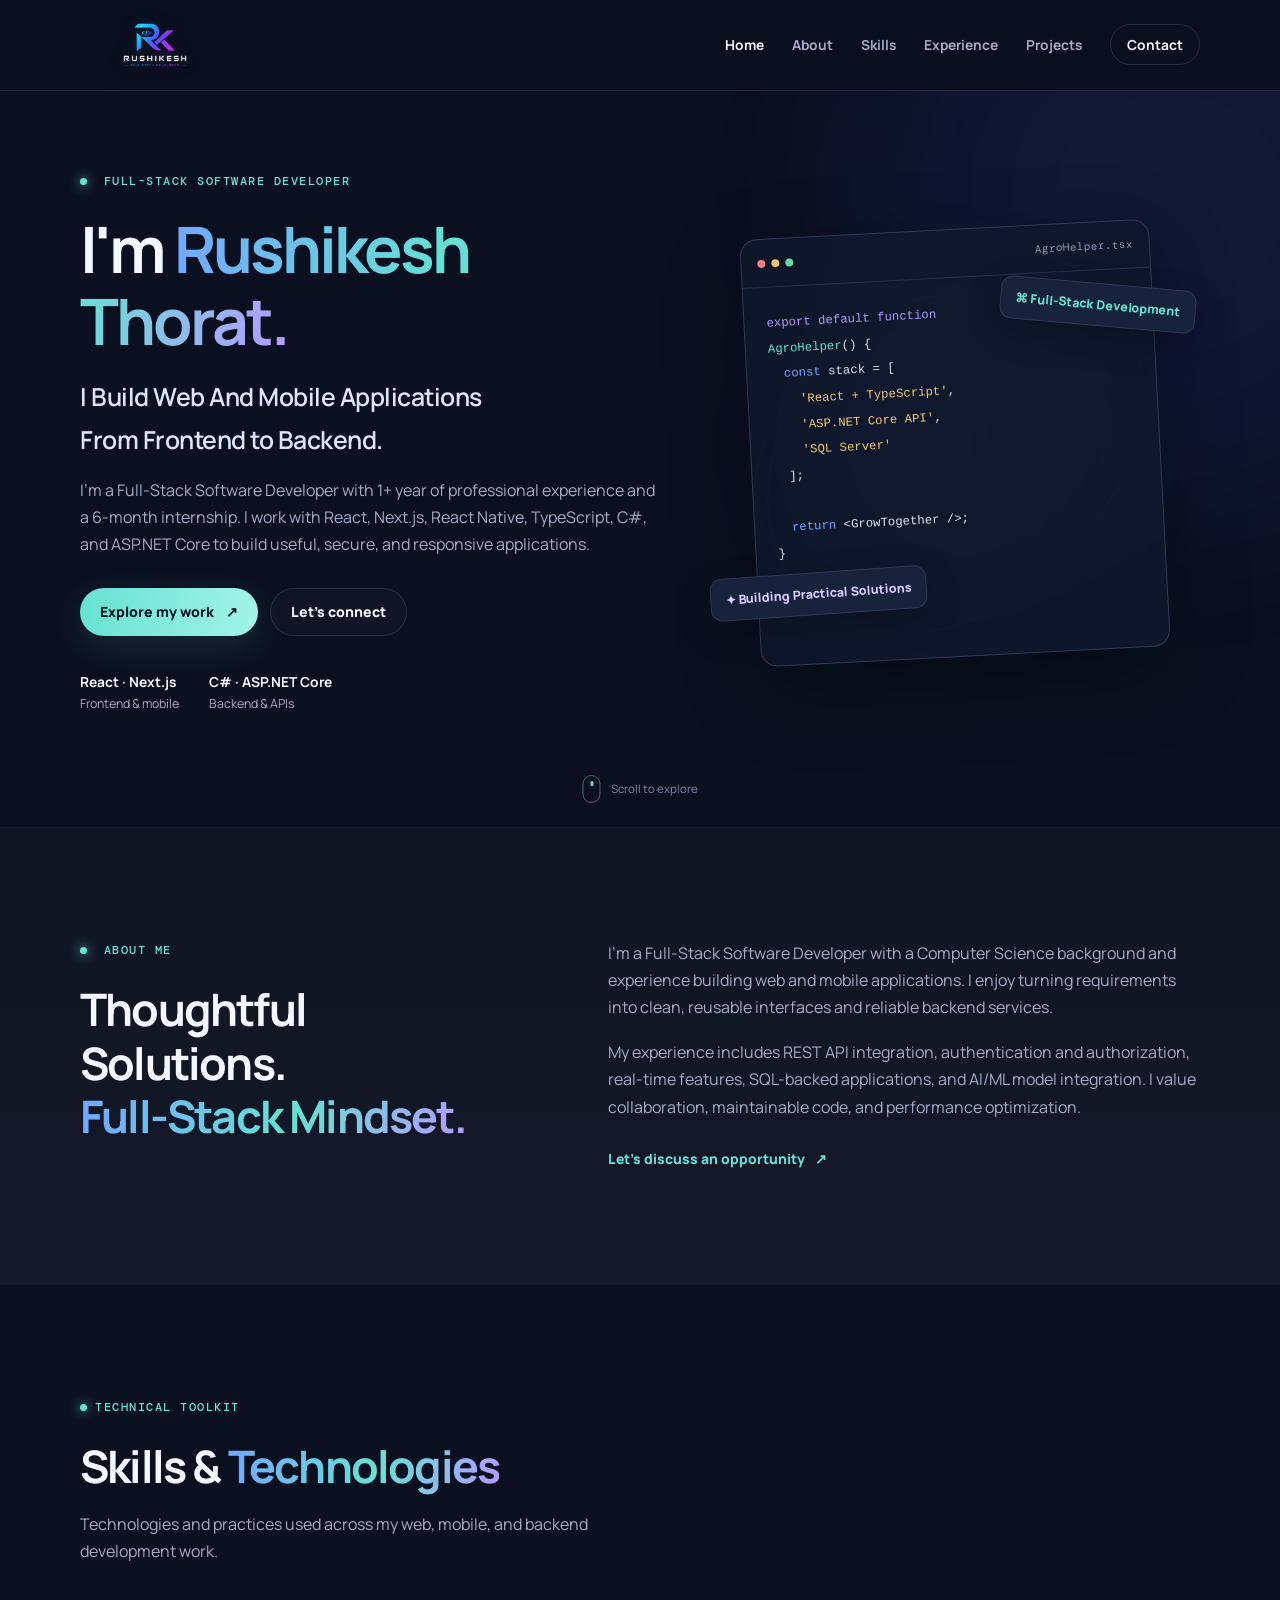
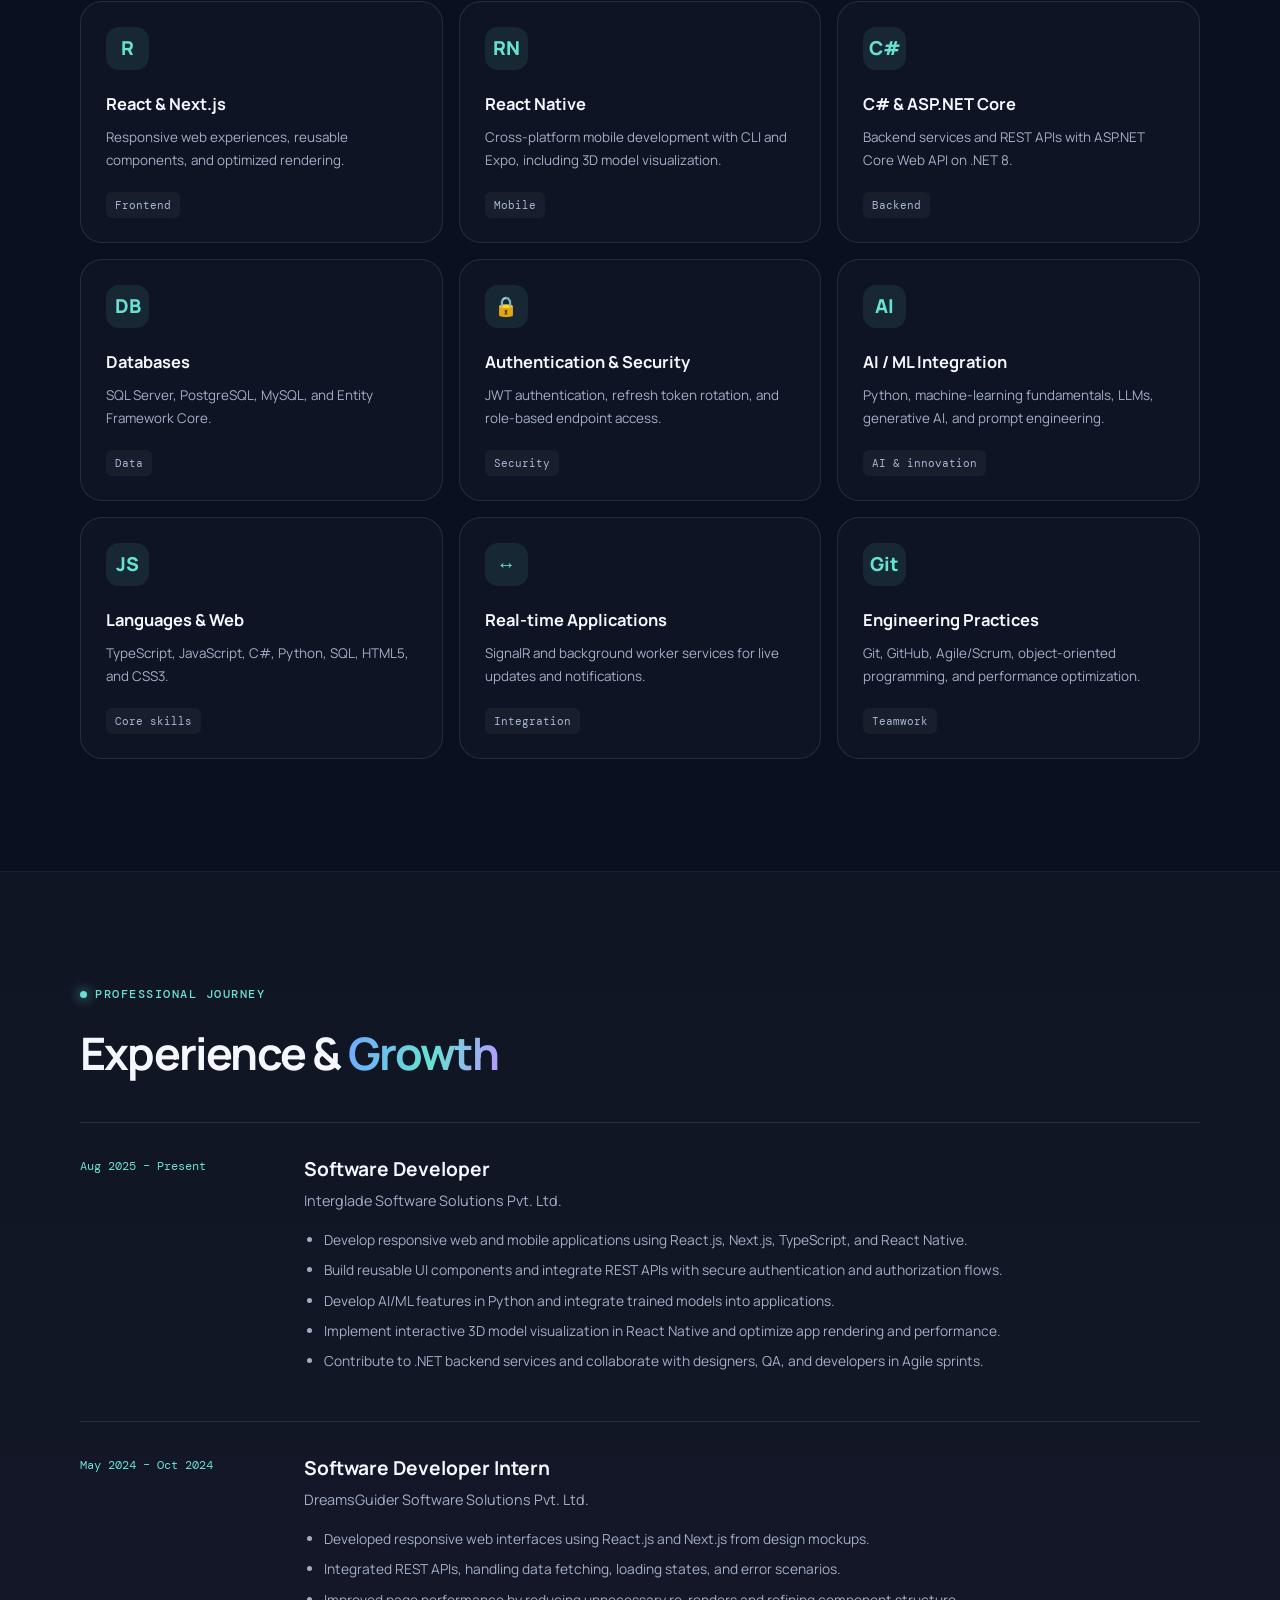
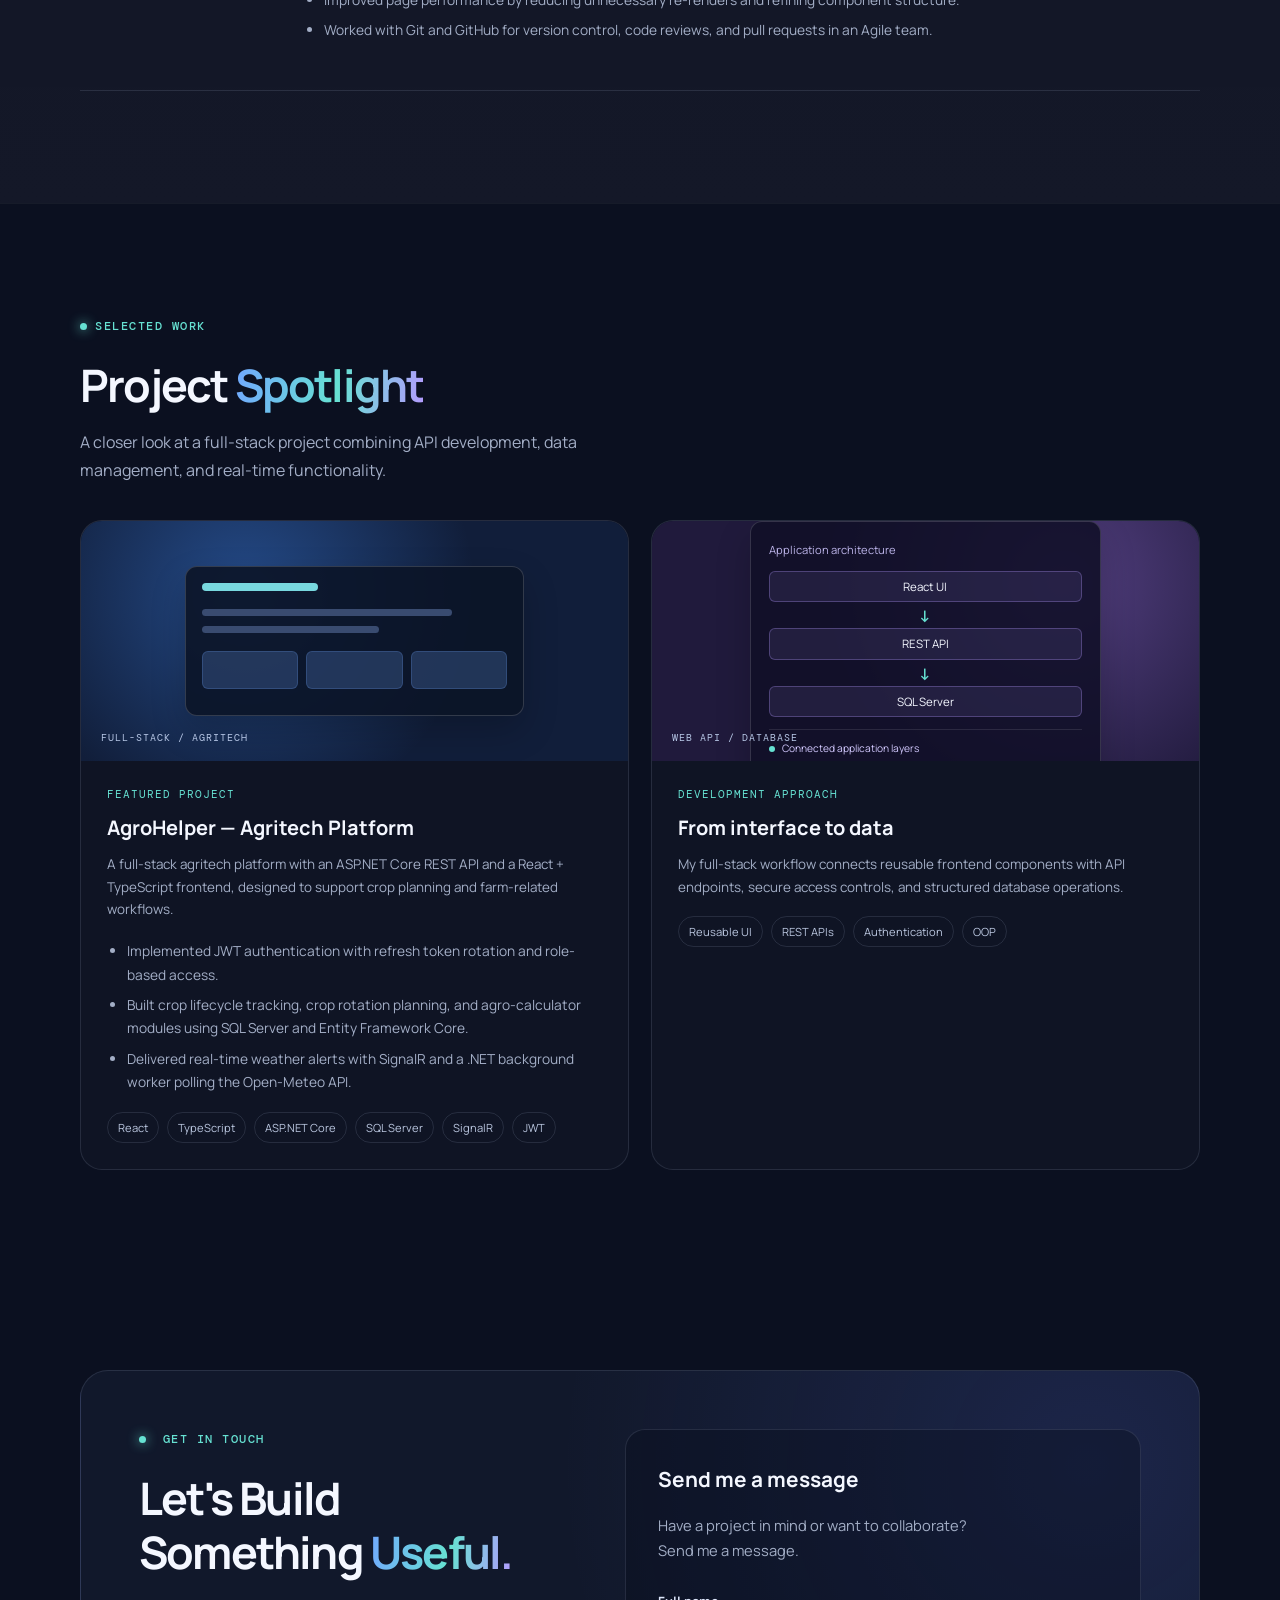
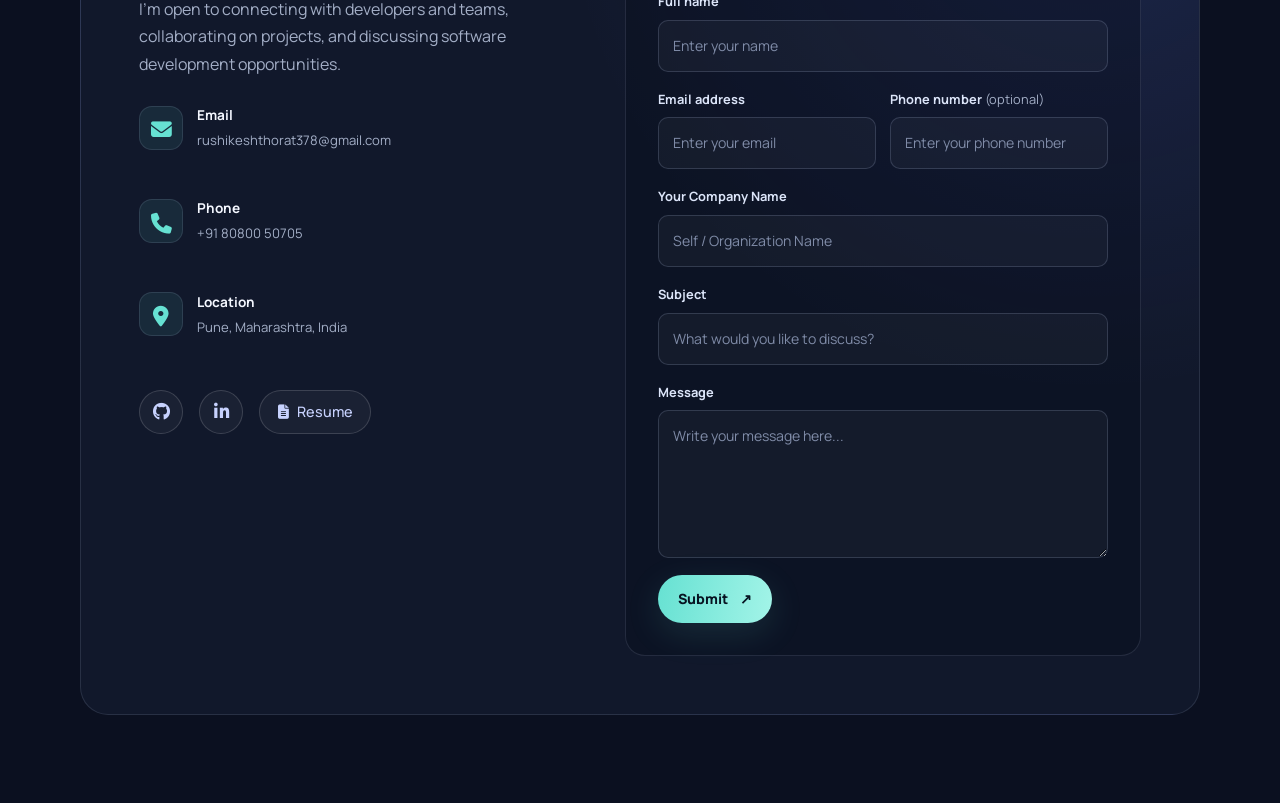
<file: index.html>
<!DOCTYPE html>
<html lang="en">
<head>
  <meta charset="UTF-8" />
  <meta name="viewport" content="width=device-width, initial-scale=1.0" />
  <meta name="description" content="Portfolio of Rushikesh Thorat, Full-Stack Software Developer" />
  <title>Rushikesh Thorat | Full-Stack Software Developer</title>
  <link rel="stylesheet" href="style.css" />
  <link rel="stylesheet" href="https://cdnjs.cloudflare.com/ajax/libs/font-awesome/6.5.2/css/all.min.css" />
  <meta name="theme-color" content="#0b1020" />
</head>
<body>
  <header class="site-header">
    <nav class="nav container" aria-label="Main navigation">
      <a class="logo" href="#home" aria-label="Logo">
        <img
          src="img/logo.png"
          alt="Rushikesh Thorat — Full Stack Developer"
          class="logo-image"
        />
      </a>

      <button class="menu-toggle" id="menuToggle" aria-label="Open navigation menu" aria-expanded="false">
        <span></span><span></span><span></span>
      </button>
      <ul class="nav-links" id="navLinks">
        <li><a href="#home">Home</a></li>
        <li><a href="#about">About</a></li>
        <li><a href="#skills">Skills</a></li>
        <li><a href="#experience">Experience</a></li>
        <li><a href="#projects">Projects</a></li>
        <li><a class="nav-cta" href="#contact">Contact</a></li>
      </ul>
    </nav>
  </header>

  <main>
    <section class="hero section" id="home">
      <div class="container hero-grid">
        <div class="hero-copy">
          <p class="eyebrow"><span class="status-dot"></span> FULL-STACK SOFTWARE DEVELOPER</p>
          <h1>I'm <span class="gradient-text">Rushikesh Thorat.</span></h1>
          <h2>I Build Web And Mobile Applications<br/>From Frontend to Backend.</h2>
          <p class="hero-description">
            I'm a Full-Stack Software Developer with 1+ year of professional experience and a 6-month internship.
            I work with React, Next.js, React Native, TypeScript, C#, and ASP.NET Core to build useful,
            secure, and responsive applications.
          </p>
          <div class="hero-actions">
            <a class="button button-primary" href="#projects">Explore my work <span aria-hidden="true">↗</span></a>
            <a class="button button-secondary" href="#contact">Let's connect</a>
          </div>
          <div class="hero-meta">
            <div><strong>React · Next.js</strong><span>Frontend & mobile</span></div>
            <div><strong>C# · ASP.NET Core</strong><span>Backend & APIs</span></div>
          </div>
        </div>
        <div class="hero-art" aria-label="Decorative software development code illustration">
          <div class="orbit orbit-one"></div><div class="orbit orbit-two"></div><div class="glow"></div>
          <div class="code-card">
            <div class="code-card-top"><span></span><span></span><span></span><small>AgroHelper.tsx</small></div>
            <pre><code><i>export default function</i>
<span>AgroHelper</span>() {
  <b>const</b> stack = [
    <em>'React + TypeScript'</em>,
    <em>'ASP.NET Core API'</em>,
    <em>'SQL Server'</em>
  ];

  <b>return</b> &lt;GrowTogether /&gt;; 
}

<br/><br/></code></pre>
          </div>
          <div class="floating-badge badge-top">⌘ Full-Stack Development</div>
          <div class="floating-badge badge-bottom">✦ Building Practical Solutions</div>
        </div>
      </div>
      <a class="scroll-cue" href="#about"><span></span> Scroll to explore</a>
    </section>

    <section class="section section-muted" id="about">
      <div class="container two-column">
        <div>
          <p class="eyebrow"><span class="status-dot"></span> ABOUT ME</p>
          <h2 class="section-title">Thoughtful Solutions.<br /><span class="gradient-text">Full-Stack Mindset.</span></h2>
        </div>
        <div class="about-copy">
          <p>
            I'm a Full-Stack Software Developer with a Computer Science background and experience building web
            and mobile applications. I enjoy turning requirements into clean, reusable interfaces and reliable
            backend services.
          </p>
          <p>
            My experience includes REST API integration, authentication and authorization, real-time features,
            SQL-backed applications, and AI/ML model integration. I value collaboration, maintainable code,
            and performance optimization.
          </p>
          <a class="text-link" href="#contact">Let's discuss an opportunity <span>↗</span></a>
        </div>
      </div>
    </section>

    <section class="section" id="skills">
      <div class="container">
        <p class="eyebrow"><span class="status-dot"></span>TECHNICAL TOOLKIT</p>
        <h2 class="section-title">Skills & <span class="gradient-text">Technologies</span></h2>
        <p class="section-intro">Technologies and practices used across my web, mobile, and backend development work.</p>
        <div class="skills-grid">
          <article class="skill-card"><div class="skill-icon">R</div><h3>React & Next.js</h3><p>Responsive web experiences, reusable components, and optimized rendering.</p><span class="skill-tag">Frontend</span></article>
          <article class="skill-card"><div class="skill-icon">RN</div><h3>React Native</h3><p>Cross-platform mobile development with CLI and Expo, including 3D model visualization.</p><span class="skill-tag">Mobile</span></article>
          <article class="skill-card"><div class="skill-icon">C#</div><h3>C# & ASP.NET Core</h3><p>Backend services and REST APIs with ASP.NET Core Web API on .NET 8.</p><span class="skill-tag">Backend</span></article>
          <article class="skill-card"><div class="skill-icon">DB</div><h3>Databases</h3><p>SQL Server, PostgreSQL, MySQL, and Entity Framework Core.</p><span class="skill-tag">Data</span></article>
          <article class="skill-card"><div class="skill-icon">🔒</div><h3>Authentication & Security</h3><p>JWT authentication, refresh token rotation, and role-based endpoint access.</p><span class="skill-tag">Security</span></article>
          <article class="skill-card"><div class="skill-icon">AI</div><h3>AI / ML Integration</h3><p>Python, machine-learning fundamentals, LLMs, generative AI, and prompt engineering.</p><span class="skill-tag">AI & innovation</span></article>
          <article class="skill-card"><div class="skill-icon">JS</div><h3>Languages & Web</h3><p>TypeScript, JavaScript, C#, Python, SQL, HTML5, and CSS3.</p><span class="skill-tag">Core skills</span></article>
          <article class="skill-card"><div class="skill-icon">↔</div><h3>Real-time Applications</h3><p>SignalR and background worker services for live updates and notifications.</p><span class="skill-tag">Integration</span></article>
          <article class="skill-card"><div class="skill-icon">Git</div><h3>Engineering Practices</h3><p>Git, GitHub, Agile/Scrum, object-oriented programming, and performance optimization.</p><span class="skill-tag">Teamwork</span></article>
        </div>
      </div>
    </section>

    <section class="section section-muted" id="experience">
      <div class="container">
        <p class="eyebrow"><span class="status-dot"></span>PROFESSIONAL JOURNEY</p>
        <h2 class="section-title">Experience & <span class="gradient-text">Growth</span></h2>
        <div class="experience-list">
          <article class="experience-item"> 
            <div class="experience-date">Aug 2025 – Present</div>
            <div class="experience-body">
              <h3>Software Developer</h3><p class="experience-company">Interglade Software Solutions Pvt. Ltd.</p>
              <ul>
                <li>Develop responsive web and mobile applications using React.js, Next.js, TypeScript, and React Native.</li>
                <li>Build reusable UI components and integrate REST APIs with secure authentication and authorization flows.</li>
                <li>Develop AI/ML features in Python and integrate trained models into applications.</li>
                <li>Implement interactive 3D model visualization in React Native and optimize app rendering and performance.</li>
                <li>Contribute to .NET backend services and collaborate with designers, QA, and developers in Agile sprints.</li>
              </ul>
            </div>
          </article>
          <article class="experience-item">
            <div class="experience-date">May 2024 – Oct 2024</div>
            <div class="experience-body">
              <h3>Software Developer Intern</h3><p class="experience-company">DreamsGuider Software Solutions Pvt. Ltd.</p>
              <ul>
                <li>Developed responsive web interfaces using React.js and Next.js from design mockups.</li>
                <li>Integrated REST APIs, handling data fetching, loading states, and error scenarios.</li>
                <li>Improved page performance by reducing unnecessary re-renders and refining component structure.</li>
                <li>Worked with Git and GitHub for version control, code reviews, and pull requests in an Agile team.</li>
              </ul>
            </div>
          </article>
        </div>
      </div>
    </section>

    <section class="section" id="projects">
      <div class="container">
        <p class="eyebrow"><span class="status-dot"></span>SELECTED WORK</p>
        <h2 class="section-title">Project <span class="gradient-text">Spotlight</span></h2>
        <p class="section-intro">A closer look at a full-stack project combining API development, data management, and real-time functionality.</p>
        <div class="projects-grid">
          <article class="project-card">
            <div class="project-visual visual-blue">
              <div class="mini-window"><div class="mini-bar"></div><div class="mini-row wide"></div><div class="mini-row"></div><div class="mini-columns"><span></span><span></span><span></span></div></div>
              <span class="visual-label">FULL-STACK / AGRITECH</span>
            </div>
            <div class="project-content">
              <p class="project-type">FEATURED PROJECT</p><h3>AgroHelper — Agritech Platform</h3>
              <p>A full-stack agritech platform with an ASP.NET Core REST API and a React + TypeScript frontend, designed to support crop planning and farm-related workflows.</p>
              <ul class="project-bullets">
                <li>Implemented JWT authentication with refresh token rotation and role-based access.</li>
                <li>Built crop lifecycle tracking, crop rotation planning, and agro-calculator modules using SQL Server and Entity Framework Core.</li>
                <li>Delivered real-time weather alerts with SignalR and a .NET background worker polling the Open-Meteo API.</li>
              </ul>
              <div class="tag-list"><span>React</span><span>TypeScript</span><span>ASP.NET Core</span><span>SQL Server</span><span>SignalR</span><span>JWT</span></div>
            </div>
          </article>
          <article class="project-card project-note-card">
            <div class="project-visual visual-purple">
              <div class="inventory-ui"><div class="inventory-heading">Application architecture</div><div class="architecture-flow"><span>React UI</span><b>↓</b><span>REST API</span><b>↓</b><span>SQL Server</span></div><div class="inventory-status"><span></span> Connected application layers</div></div>
              <span class="visual-label">WEB API / DATABASE</span>
            </div>
            <div class="project-content">
              <p class="project-type">DEVELOPMENT APPROACH</p><h3>From interface to data</h3>
              <p>My full-stack workflow connects reusable frontend components with API endpoints, secure access controls, and structured database operations.</p>
              <div class="tag-list"><span>Reusable UI</span><span>REST APIs</span><span>Authentication</span><span>OOP</span></div>
            </div>
          </article>
        </div>
      </div>
    </section>

    <section class="section contact-section" id="contact">
      <div class="container contact-panel">
        <div class="contact-heading">
          <p class="eyebrow"><span class="status-dot"></span> GET IN TOUCH</p>
          <h2 class="section-title">Let's Build Something <span class="gradient-text">Useful.</span></h2>
          <p class="contact-copy">I'm open to connecting with developers and teams, collaborating on projects, and discussing software development opportunities.</p>

          <div class="contact-info">
            <a class="contact-item" href="mailto:rushikeshthorat378@gmail.com">
              <span class="contact-icon" aria-hidden="true"><i class="fas fa-envelope"></i></span>
              <span class="contact-item-copy">
                <strong>Email</strong>
                <span>rushikeshthorat378@gmail.com</span>
              </span>
            </a>
            <a class="contact-item" href="tel:+91808005705">
              <span class="contact-icon" aria-hidden="true"><i class="fas fa-phone"></i></span>
              <span class="contact-item-copy">
                <strong>Phone</strong>
                <span>+91 80800 50705</span>
              </span>
            </a>
            <div class="contact-item">
              <span class="contact-icon" aria-hidden="true"><i class="fas fa-location-dot"></i></span>
              <span class="contact-item-copy">
                <strong>Location</strong>
                <span>Pune, Maharashtra, India</span>
              </span>
            </div>
          </div>

          <div class="contact-socials" aria-label="Social links">
            <a href="https://github.com/" target="_blank" rel="noopener noreferrer" aria-label="GitHub profile"><i class="fab fa-github"></i></a>
            <a href="https://www.linkedin.com/in/rushikesh-thorat-406283308/" target="_blank" rel="noopener noreferrer" aria-label="LinkedIn profile"><i class="fab fa-linkedin-in"></i></a>
            <!-- <a href="Resume/Rushikesh_Thorat_Resume.pdf" target="_blank" rel="noopener noreferrer" aria-label="View Resume" title="View Resume"><i class="fas fa-file-pdf"></i></a> -->
          

           <a href="Resume/Rushikesh_Thorat_Resume.pdf" class="resume-social-link" target="_blank" rel="noopener noreferrer" aria-label="View Resume" title="View Resume">
              <i class="fas fa-file-alt" aria-hidden="true"></i>
              <span>Resume</span>
            </a>
          </div>
        </div>

        <div class="contact-form-card">
          <h3>Send me a message</h3>
          <p class="section-subtitle">Have a project in mind or want to collaborate? <br/> Send me a message.</p>



         




          <form class="contact-form" 
            id="contact-form"
            action="https://webto.salesforce.com/servlet/servlet.WebToLead?encoding=UTF-8&orgId=00DkO0000007TYa"
            method="POST"
          >

            <input type="hidden" name="oid" value="00DkO0000007TYa" />
            <input type="hidden" name="retURL" value="http://127.0.0.1:5500/thank-you.html" />
            <input type="hidden" name="company" id="salesforce-company" />
            <input type="hidden" name="lead_source" value="Web" />
            <input type="hidden" name="first_name" id="first_name" />
            <input type="hidden" name="last_name" id="last_name" />
            <!-- <input type="hidden" name="company" value="Portfolio Website Visitor" /> -->
          
            <div class="form-group">
              <label for="full-name">Full name</label>
              <input type="text" id="full-name" name="full-name" placeholder="Enter your name" autocomplete="name" maxlength="121" required />
            </div>

            <div class="form-row">
              <div class="form-group">
                <label for="email">Email address</label>
                <input type="email" id="email" name="email" placeholder="Enter your email" autocomplete="email" maxlength="80" required />
              </div>

              <div class="form-group">
                <label for="phone"> Phone number <span class="optional-label">(optional)</span></label>
                <input type="tel" id="phone" name="phone" placeholder="Enter your phone number" autocomplete="tel" maxlength="40"/>
              </div>
            </div>

            <div class="form-group">
              <label for="company">Your Company Name</label>
              <input type="text" id="company" placeholder="Self / Organization Name" maxlength="40" required />
            </div>

            <div class="form-group">
              <label for="subject">Subject</label>
              <input type="text" id="subject" name="00NkO000002gWOv" maxlength="225" placeholder="What would you like to discuss?" required />
            </div>

            <div class="form-group">
              <label for="description">Message</label>
              <textarea id="description"name="description" rows="5" maxlength="32000" placeholder="Write your message here..." required></textarea>
            </div>

            <button type="submit" class="button button-primary form-submit"> Submit <span aria-hidden="true">↗</span></button>
            <p class="form-status" id="form-status" role="status" aria-live="polite"></p>
          </form>


        </div>
      </div>
    </section>
  </main>

  <script src="script.js" defer></script>
</body>
</html>
</file>
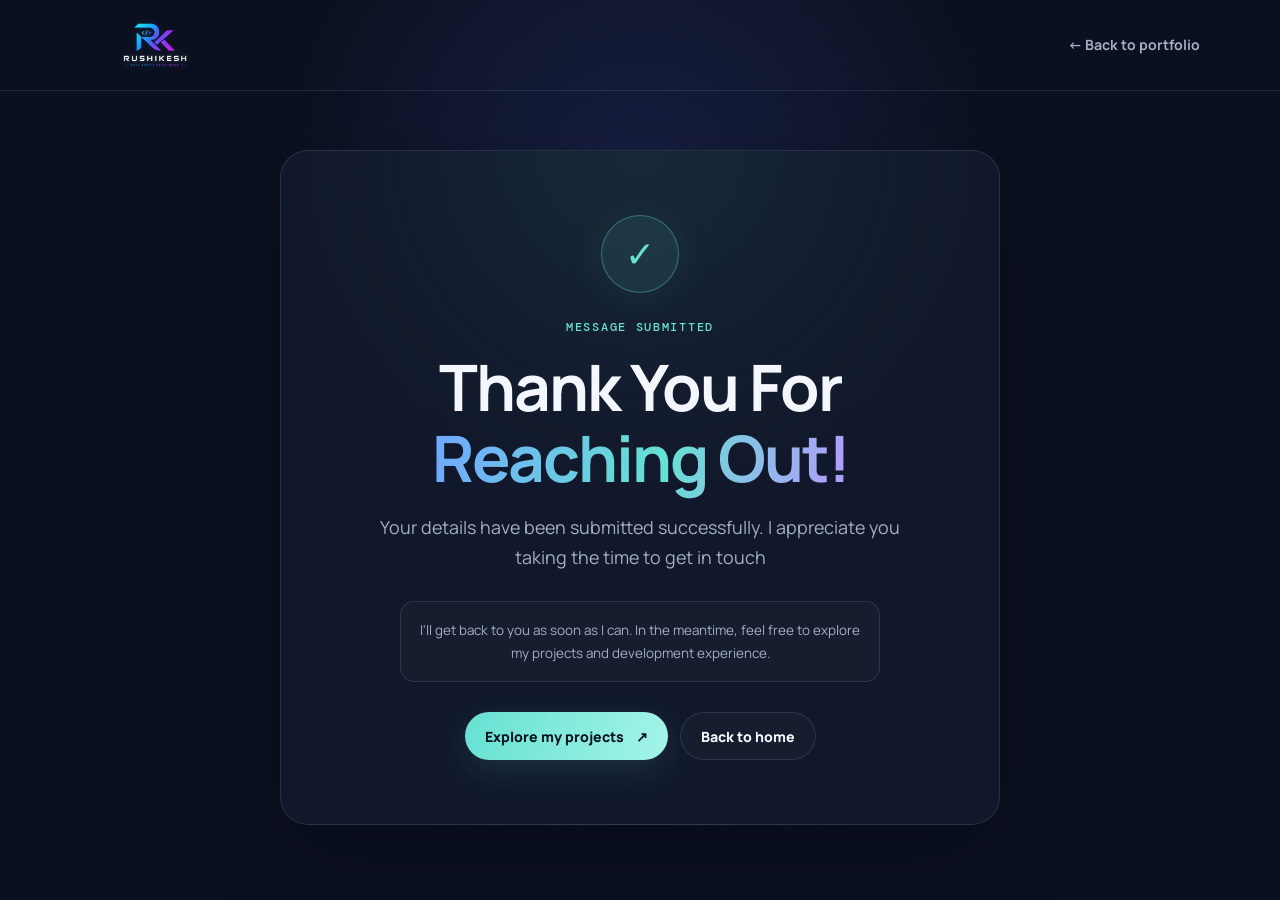
<file: thank-you.html>
<!DOCTYPE html>
<html lang="en">
<head>
  <meta charset="UTF-8" />
  <meta name="viewport" content="width=device-width, initial-scale=1.0" />
  <meta name="description" content="Thank you for contacting Rushikesh Thorat. Your message has been submitted." />
  <meta name="theme-color" content="#0b1020" />
  <title>Thank You</title>
  <link rel="stylesheet" href="style.css" />
  <link rel="stylesheet" href="ty-page-style.css" />
</head>
<body class="thankyou-page">
  <header class="thankyou-header">
    <div class="container">
      <a class="logo" href="#home" aria-label="Logo">
        <img
          src="img/logo.png"
          alt="Rushikesh Thorat — Full Stack Developer"
          class="logo-image"
        />
      </a>
      
      <a class="back-link" href="index.html">← Back to portfolio</a>
    </div>
  </header>

  <main class="thankyou-main">
    <section class="thankyou-card" aria-labelledby="thankyou-title">
      <div class="success-mark" aria-hidden="true">✓</div>
      <p class="thankyou-eyebrow">MESSAGE SUBMITTED</p>
      <h1 id="thankyou-title">Thank You For <span class="gradient-text">Reaching Out!</span></h1>
      <p class="lead">Your details have been submitted successfully. I appreciate you taking the time to get in touch </p>
      <div class="next-step">
          <p align="center">I'll get back to you as soon as I can. In the meantime, feel free to explore my projects and development experience.</p>
      </div>
      <div class="thankyou-actions">
        <a class="button button-primary" href="index.html#projects">Explore my projects <span aria-hidden="true">↗</span></a>
        <a class="button button-secondary" href="index.html">Back to home</a>
      </div>
    </section>
  </main>

  <script>document.getElementById('year').textContent = new Date().getFullYear();</script>
</body>
</html>
</file>
<file: style.css>
@import url('https://fonts.googleapis.com/css2?family=DM+Mono:wght@400;500&family=Manrope:wght@400;500;600;700;800&display=swap');

:root {
  --bg: #0b1020;
  --surface: #11182b;
  --surface-2: #151e34;
  --text: #f4f7ff;
  --muted: #a3aec6;
  --line: rgba(190, 205, 238, .13);
  --blue: #72a7ff;
  --cyan: #66e1d2;
  --purple: #b49aff;
  --radius: 22px;
}

* {
  box-sizing: border-box;
}

html {
  scroll-behavior: smooth;
  scroll-padding-top: 90px;
}

body {
  margin: 0;
  background: var(--bg);
  color: var(--text);
  font-family: 'Manrope', sans-serif;
  line-height: 1.7;
}

a {
  color: inherit;
  text-decoration: none;
}

button {
  font: inherit;
}

.container {
  width: min(1120px, calc(100% - 48px));
  margin: 0 auto;
}

.site-header {
  position: sticky;
  top: 0;
  z-index: 20;
  background: rgba(11, 16, 32, .86);
  backdrop-filter: blur(16px);
  border-bottom: 1px solid var(--line);
}

.nav {
  min-height: 76px;
  display: flex;
  align-items: center;
  justify-content: space-between;
}

.logo {
  font-size: 1.5rem;
  font-weight: 800;
  letter-spacing: -1px;
}

.logo span {
  color: var(--cyan);
}

.nav-links {
  display: flex;
  align-items: center;
  gap: 28px;
  list-style: none;
  margin: 0;
  padding: 0;
}

.nav-links a {
  color: var(--muted);
  font-size: .86rem;
  font-weight: 700;
  transition: color .2s;
}

.nav-links a:hover, .nav-links a.active {
  color: var(--text);
}

.nav-links .nav-cta {
  color: var(--text);
  border: 1px solid var(--line);
  padding: 10px 16px;
  border-radius: 999px;
}

.menu-toggle {
  display: none;
  background: none;
  color: var(--text);
  border: 0;
  padding: 8px;
}

.menu-toggle span {
  display: block;
  width: 23px;
  height: 2px;
  margin: 5px;
  background: var(--text);
}

.section {
  padding: 112px 0;
}

.hero {
  min-height: 690px;
  display: flex;
  flex-direction: column;
  justify-content: center;
  position: relative;
  overflow: hidden;
  padding-top: 80px;
}

.hero::before {
  content: '';
  position: absolute;
  width: 580px;
  height: 580px;
  border-radius: 50%;
  background: rgba(81, 105, 255, .09);
  filter: blur(90px);
  top: -180px;
  right: -180px;
  pointer-events: none;
}

.hero-grid {
  display: grid;
  grid-template-columns: 1.08fr .92fr;
  gap: 54px;
  align-items: center;
  position: relative;
  z-index: 1;
}

.eyebrow {
  color: var(--cyan);
  font-family: 'DM Mono', monospace;
  font-size: .74rem;
  letter-spacing: 1.5px;
  font-weight: 500;
  margin: 0 0 22px;
}

.status-dot {
  display: inline-block;
  width: 7px;
  height: 7px;
  border-radius: 50%;
  background: var(--cyan);
  margin-right: 8px;
  box-shadow: 0 0 12px var(--cyan);
}

h1, h2, h3, p {
  margin-top: 0;
}

h1 {
  font-size: clamp(2.7rem, 5vw, 4.7rem);
  line-height: 1.12;
  letter-spacing: -3px;
  margin-bottom: 20px;
}

.gradient-text {
  background: linear-gradient(100deg, var(--blue), var(--cyan) 55%, var(--purple));
  color: transparent;
  background-clip: text;
  -webkit-background-clip: text;
}

.hero-copy h2 {
  color: #dce5f9;
  font-size: clamp(1.15rem, 2vw, 1.55rem);
  font-weight: 600;
  margin-bottom: 16px;
  letter-spacing: -.5px;
}

.hero-description, .about-copy p, .contact-copy {
  color: var(--muted);
  font-size: 1rem;
  max-width: 610px;
}

.hero-actions {
  display: flex;
  flex-wrap: wrap;
  gap: 12px;
  margin: 30px 0 34px;
}

.button {
  min-height: 48px;
  display: inline-flex;
  justify-content: center;
  align-items: center;
  gap: 12px;
  padding: 0 20px;
  border-radius: 999px;
  font-weight: 800;
  font-size: .88rem;
  transition: transform .2s, border-color .2s, background .2s;
}

.button:hover {
  transform: translateY(-3px);
}

.button-primary {
  color: #071321;
  background: linear-gradient(100deg, var(--cyan), #a3f4e8);
  box-shadow: 0 10px 35px rgba(102, 225, 210, .13);
}

.button-secondary {
  border: 1px solid var(--line);
  background: rgba(255, 255, 255, .025);
}

.button-secondary:hover {
  border-color: rgba(102, 225, 210, .55);
}

.hero-meta {
  display: flex;
  flex-wrap: wrap;
  gap: 30px;
}

.hero-meta div {
  display: flex;
  flex-direction: column;
}

.hero-meta strong {
  font-size: .86rem;
}

.hero-meta span {
  color: var(--muted);
  font-size: .77rem;
}

.hero-art {
  min-height: 420px;
  position: relative;
  display: grid;
  place-items: center;
}

.orbit {
  position: absolute;
  border: 1px solid rgba(131, 163, 255, .15);
  border-radius: 50%;
  transform: rotate(-24deg);
}

.orbit-one {
  width: 420px;
  height: 280px;
}

.orbit-two {
  width: 320px;
  height: 430px;
  transform: rotate(43deg);
}

.glow {
  position: absolute;
  width: 220px;
  height: 220px;
  border-radius: 50%;
  background: rgba(91, 122, 255, .24);
  filter: blur(65px);
}

.code-card {
  position: relative;
  z-index: 2;
  width: min(100%, 410px);
  padding: 0 0 22px;
  border: 1px solid rgba(176, 197, 245, .2);
  border-radius: 17px;
  background: rgba(16, 24, 44, .92);
  box-shadow: 0 25px 80px rgba(0, 0, 0, .3);
  transform: rotate(-3deg);
}

.code-card-top {
  height: 48px;
  display: flex;
  align-items: center;
  gap: 6px;
  padding: 0 16px;
  border-bottom: 1px solid var(--line);
}

.code-card-top>span {
  width: 8px;
  height: 8px;
  border-radius: 50%;
  background: #f17f82;
}

.code-card-top>span:nth-child(2) {
  background: #edc46b;
}

.code-card-top>span:nth-child(3) {
  background: #6bd4a4;
}

.code-card-top small {
  margin-left: auto;
  color: #8e9ab7;
  font-family: 'DM Mono', monospace;
  font-size: .68rem;
}

pre {
  margin: 0;
  padding: 23px 22px 0;
  overflow-x: auto;
  color: #dce5f9;
  font: .77rem/2 'DM Mono', monospace;
}

pre i {
  color: #b49aff;
  font-style: normal;
}

pre span {
  color: #66e1d2;
}

pre b {
  color: #72a7ff;
  font-weight: 400;
}

pre em {
  color: #f3c879;
  font-style: normal;
}

.floating-badge {
  position: absolute;
  z-index: 3;
  border: 1px solid var(--line);
  background: #17223b;
  border-radius: 12px;
  padding: 10px 14px;
  font-size: .78rem;
  font-weight: 800;
  box-shadow: 0 12px 35px rgba(0, 0, 0, .2);
}

.badge-top {
  top: 54px;
  right: 4px;
  color: var(--cyan);
  transform: rotate(5deg);
}

.badge-bottom {
  bottom: 42px;
  left: 0;
  color: #d7caff;
  transform: rotate(-4deg);
}

.scroll-cue {
  position: absolute;
  bottom: 24px;
  left: 50%;
  transform: translateX(-50%);
  display: flex;
  align-items: center;
  gap: 10px;
  color: #7d8aa7;
  font-size: .72rem;
}

.scroll-cue span {
  width: 18px;
  height: 28px;
  border: 1px solid #53617d;
  border-radius: 12px;
  position: relative;
}

.scroll-cue span::after {
  content: '';
  position: absolute;
  width: 3px;
  height: 5px;
  top: 5px;
  left: 7px;
  border-radius: 4px;
  background: var(--cyan);
  animation: scroll 1.4s infinite;
}

@keyframes scroll {
  to {
    transform: translateY(8px);
    opacity: 0;
  }
}

.section-muted {
  background: linear-gradient(180deg, rgba(255, 255, 255, .018), rgba(255, 255, 255, .035));
  border-top: 1px solid rgba(255, 255, 255, .025);
  border-bottom: 1px solid rgba(255, 255, 255, .025);
}

.two-column {
  display: grid;
  grid-template-columns: .85fr 1.15fr;
  gap: 90px;
  align-items: start;
}

.section-title {
  font-size: clamp(2rem, 3.5vw, 3.1rem);
  line-height: 1.2;
  letter-spacing: -1.8px;
  margin-bottom: 18px;
}

.about-copy p {
  margin-bottom: 18px;
}

.text-link {
  color: var(--cyan);
  font-size: .87rem;
  font-weight: 800;
  display: inline-flex;
  gap: 10px;
  align-items: center;
  margin-top: 8px;
}

.text-link span {
  transition: transform .2s;
}

.text-link:hover span {
  transform: translate(3px, -3px);
}

.section-intro {
  color: var(--muted);
  max-width: 600px;
  margin-bottom: 36px;
}

.skills-grid {
  display: grid;
  grid-template-columns: repeat(3, 1fr);
  gap: 16px;
}

.skill-card {
  border: 1px solid var(--line);
  border-radius: var(--radius);
  padding: 25px;
  background: rgba(255, 255, 255, .018);
  transition: transform .2s, border-color .2s;
}

.skill-card:hover, .project-card:hover {
  transform: translateY(-5px);
  border-color: rgba(102, 225, 210, .4);
}

.skill-icon {
  display: grid;
  place-items: center;
  width: 43px;
  height: 43px;
  border-radius: 13px;
  color: var(--cyan);
  background: rgba(102, 225, 210, .09);
  font-size: 1.2rem;
  font-weight: 800;
  margin-bottom: 20px;
}

.skill-card h3, .project-content h3, .cert-item h3 {
  font-size: 1.03rem;
  margin-bottom: 8px;
}

.skill-card p, .project-content>p:not(.project-type) {
  color: var(--muted);
  font-size: .84rem;
  margin-bottom: 18px;
}

.skill-tag {
  color: #a8b6d4;
  font: .68rem 'DM Mono', monospace;
  padding: 6px 9px;
  background: rgba(255, 255, 255, .045);
  border-radius: 6px;
}

.projects-grid {
  display: grid;
  grid-template-columns: repeat(2, 1fr);
  gap: 22px;
}

.project-card {
  overflow: hidden;
  border: 1px solid var(--line);
  border-radius: var(--radius);
  background: rgba(255, 255, 255, .018);
  transition: transform .2s, border-color .2s;
}

.project-visual {
  height: 240px;
  display: grid;
  place-items: center;
  position: relative;
  overflow: hidden;
}

.visual-blue {
  background: radial-gradient(circle at 30% 30%, rgba(65, 142, 255, .4), transparent 55%), #111e3a;
}

.visual-purple {
  background: radial-gradient(circle at 75% 25%, rgba(177, 132, 255, .35), transparent 55%), #201a3c;
}

.mini-window {
  width: 62%;
  min-height: 150px;
  border-radius: 12px;
  background: rgba(12, 20, 39, .9);
  border: 1px solid rgba(255, 255, 255, .16);
  padding: 16px;
  box-shadow: 0 15px 35px rgba(0, 0, 0, .2);
}

.mini-bar {
  height: 8px;
  width: 38%;
  background: #78d8df;
  border-radius: 5px;
  margin-bottom: 18px;
}

.mini-row {
  height: 7px;
  width: 58%;
  background: #394b70;
  border-radius: 4px;
  margin: 10px 0;
}

.mini-row.wide {
  width: 82%;
}

.mini-columns {
  display: flex;
  gap: 8px;
  margin-top: 18px;
}

.mini-columns span {
  height: 38px;
  flex: 1;
  border-radius: 6px;
  background: rgba(114, 167, 255, .22);
  border: 1px solid rgba(114, 167, 255, .2);
}

.visual-label {
  position: absolute;
  bottom: 17px;
  left: 20px;
  color: #b7c7e6;
  font: .65rem 'DM Mono', monospace;
  letter-spacing: 1px;
}

.inventory-ui {
  width: 64%;
  background: rgba(17, 15, 39, .88);
  border: 1px solid rgba(255, 255, 255, .15);
  border-radius: 12px;
  padding: 18px;
  box-shadow: 0 15px 35px rgba(0, 0, 0, .2);
}

.inventory-heading {
  color: #bcb4e9;
  font-size: .7rem;
}

.inventory-number {
  font-size: 1.8rem;
  font-weight: 800;
  margin: 8px 0;
}

.inventory-number small {
  display: block;
  color: #a9a2c7;
  font-size: .65rem;
  font-weight: 500;
}

.inventory-bars {
  display: flex;
  align-items: end;
  gap: 6px;
  height: 43px;
  margin: 15px 0;
}

.inventory-bars i {
  flex: 1;
  border-radius: 3px 3px 0 0;
  background: linear-gradient(#b49aff, #7663d7);
  height: 35%;
}

.inventory-bars i:nth-child(2) {
  height: 65%;
}

.inventory-bars i:nth-child(3) {
  height: 48%;
}

.inventory-bars i:nth-child(4) {
  height: 88%;
}

.inventory-bars i:nth-child(5) {
  height: 58%;
}

.inventory-bars i:nth-child(6) {
  height: 100%;
}

.inventory-bars i:nth-child(7) {
  height: 72%;
}

.inventory-status {
  color: #d3c9ff;
  font-size: .64rem;
  border-top: 1px solid rgba(255, 255, 255, .1);
  padding-top: 10px;
}

.inventory-status span {
  display: inline-block;
  width: 6px;
  height: 6px;
  border-radius: 50%;
  background: var(--cyan);
  margin-right: 5px;
}

.project-content {
  padding: 26px;
}

.project-type {
  color: var(--cyan);
  font: .7rem 'DM Mono', monospace;
  letter-spacing: 1px;
  margin-bottom: 10px;
}

.project-content h3 {
  font-size: 1.25rem;
}

.tag-list {
  display: flex;
  flex-wrap: wrap;
  gap: 8px;
}

.tag-list span {
  font-size: .7rem;
  color: #bac6df;
  border: 1px solid var(--line);
  border-radius: 999px;
  padding: 5px 10px;
}

.project-link {
  margin-top: 22px;
}

.cert-layout {
  display: grid;
  grid-template-columns: .9fr 1.1fr;
  gap: 70px;
  align-items: start;
}

.cert-list {
  border-top: 1px solid var(--line);
}

.cert-item {
  display: flex;
  align-items: center;
  gap: 15px;
  padding: 20px 0;
  border-bottom: 1px solid var(--line);
}

.cert-mark {
  flex: 0 0 45px;
  height: 45px;
  display: grid;
  place-items: center;
  border-radius: 13px;
  background: rgba(114, 167, 255, .1);
  color: var(--blue);
  font-size: .85rem;
  font-weight: 800;
}

.cert-item div:nth-child(2) {
  flex: 1;
}

.cert-item h3 {
  margin: 0 0 3px;
}

.cert-item p {
  color: var(--muted);
  font-size: .8rem;
  margin: 0;
}

.cert-check {
  color: var(--cyan);
  font-weight: 800;
}

.contact-section {
  padding-top: 70px;
}

.contact-panel {
  border: 1px solid var(--line);
  border-radius: 28px;
  padding: clamp(28px, 6vw, 66px);
  background: radial-gradient(circle at 90% 10%, rgba(95, 119, 255, .14), transparent 40%), var(--surface);
  display: flex;
  align-items: center;
  justify-content: space-between;
  gap: 40px;
}

.contact-panel .section-title {
  max-width: 650px;
}

.contact-copy {
  max-width: 570px;
  margin-bottom: 0;
}

.contact-actions {
  display: flex;
  flex-direction: column;
  min-width: 155px;
  gap: 10px;
}

.reveal {
  opacity: 0;
  transform: translateY(18px);
  transition: opacity .6s ease, transform .6s ease;
}

.reveal.visible {
  opacity: 1;
  transform: translateY(0);
}

@media (max-width: 900px) {
  .hero-grid {
    grid-template-columns: 1fr;
    gap: 25px;
  }

  .hero {
    padding-bottom: 80px;
  }

  .hero-art {
    min-height: 390px;
  }

  .two-column, .cert-layout {
    grid-template-columns: 1fr;
    gap: 25px;
  }

  .skills-grid {
    grid-template-columns: repeat(2, 1fr);
  }

  .contact-panel {
    align-items: flex-start;
    flex-direction: column;
  }

  .contact-actions {
    flex-direction: row;
    flex-wrap: wrap;
  }
}

@media (max-width: 650px) {
  .container {
    width: min(100% - 32px, 1120px);
  }

  .section {
    padding: 78px 0;
  }

  .nav {
    min-height: 68px;
  }

  .menu-toggle {
    display: block;
    cursor: pointer;
  }

  .nav-links {
    display: none;
    position: absolute;
    top: 68px;
    left: 0;
    right: 0;
    flex-direction: column;
    align-items: stretch;
    gap: 0;
    padding: 12px 24px 22px;
    background: #0d1427;
    border-bottom: 1px solid var(--line);
  }

  .nav-links.open {
    display: flex;
  }

  .nav-links li a {
    display: block;
    padding: 12px 0;
  }

  .nav-links .nav-cta {
    display: inline-block;
    width: fit-content;
    padding: 8px 15px;
    margin-top: 8px;
  }

  h1 {
    letter-spacing: -2px;
    font-size: clamp(2.5rem, 12vw, 3.8rem);
  }

  .hero {
    min-height: auto;
    padding-top: 75px;
    padding-bottom: 90px;
  }

  .hero-art {
    min-height: 330px;
  }

  .orbit-one {
    width: 300px;
    height: 220px;
  }

  .orbit-two {
    width: 250px;
    height: 330px;
  }

  .code-card {
    width: 96%;
  }

  pre {
    font-size: .64rem;
    padding: 18px 14px 0;
  }

  .badge-top {
    right: -3px;
    top: 18px;
  }

  .badge-bottom {
    bottom: 8px;
    left: -2px;
  }

  .scroll-cue {
    display: none;
  }

  .skills-grid, .projects-grid {
    grid-template-columns: 1fr;
  }

  .skill-card {
    padding: 22px;
  }

  .project-visual {
    height: 215px;
  }

  .contact-actions {
    width: 100%;
  }

  .contact-actions .button {
    flex: 1;
  }
}

@media (prefers-reduced-motion: reduce) {
  *, *::before, *::after {
    scroll-behavior: auto !important;
    animation-duration: .01ms !important;
    transition-duration: .01ms !important;
  }
}

/* Logo */
.logo {
  display: inline-flex;
  align-items: center;
  text-decoration: none;
  flex-shrink: 0;
}

.logo-image {
  display: block;
  width: 150px;
  height: 90px;
  object-fit: contain;
  transition: transform 0.3s ease;
}

.logo:hover .logo-image {
  transform: scale(1.05);
}

@media (max-width: 480px) {
  .logo-image {
    width: 115px;
  }
}

/* Contact */
.contact {
  background: var(--bg-secondary);
}

.contact-wrapper {
  display: grid;
  grid-template-columns: 1fr 1.4fr;
  gap: 50px;
  max-width: 900px;
  margin: 0 auto;
}

.contact-item {
  display: flex;
  gap: 16px;
  margin-bottom: 28px;
}

.contact-item i {
  font-size: 1.3rem;
  color: var(--accent);
  margin-top: 4px;
}

.contact-item h4 {
  font-size: 0.95rem;
  margin-bottom: 4px;
  color: var(--text-primary);
}

.contact-item a,
.contact-item p {
  color: var(--text-secondary);
  font-size: 0.95rem;
}

.contact-item a:hover {
  color: var(--accent);
}

.contact-socials {
  display: flex;
  gap: 16px;
  margin-top: 10px;
}

.contact-socials a {
  width: 42px;
  height: 42px;
  border-radius: 50%;
  border: 1px solid var(--border);
  display: flex;
  align-items: center;
  justify-content: center;
  color: var(--text-secondary);
  transition: var(--transition);
}

.contact-socials a:hover {
  border-color: var(--accent);
  color: var(--accent);
  background: var(--accent-glow);
}

.contact-form {
  display: flex;
  flex-direction: column;
  gap: 18px;
}

.form-group input,
.form-group textarea {
  width: 100%;
  padding: 14px 18px;
  background: var(--bg-card);
  border: 1px solid var(--border);
  border-radius: 8px;
  color: var(--text-primary);
  font-family: var(--font-main);
  font-size: 0.95rem;
  transition: var(--transition);
  outline: none;
}

.form-group input:focus,
.form-group textarea:focus {
  border-color: var(--accent);
  box-shadow: 0 0 0 3px var(--accent-glow);
}

.form-group textarea {
  resize: vertical;
  min-height: 130px;
}

.contact-form .btn {
  align-self: flex-start;
}

/* Resume-specific additions */
.experience-list {
  margin-top: 42px;
  border-top: 1px solid var(--line);
}

.experience-item {
  display: grid;
  grid-template-columns: 190px 1fr;
  gap: 34px;
  padding: 30px 0;
  border-bottom: 1px solid var(--line);
}

.experience-date {
  color: var(--cyan);
  font: .78rem 'DM Mono', monospace;
  padding-top: 5px;
}

.experience-body h3 {
  font-size: 1.2rem;
  margin: 0 0 4px;
}

.experience-company {
  color: var(--muted);
  font-size: .9rem;
  margin-bottom: 14px;
}

.experience-body ul, .project-bullets {
  color: var(--muted);
  font-size: .86rem;
  padding-left: 20px;
  margin: 0 0 18px;
}

.experience-body li, .project-bullets li {
  margin: 7px 0;
}

.project-bullets {
  margin-top: 8px;
}

.architecture-flow {
  display: flex;
  flex-direction: column;
  gap: 5px;
  align-items: center;
  margin: 12px 0;
}

.architecture-flow span {
  display: block;
  width: 100%;
  text-align: center;
  border: 1px solid rgba(180, 154, 255, .3);
  background: rgba(180, 154, 255, .1);
  padding: 5px;
  border-radius: 6px;
  font-size: .72rem;
}

.architecture-flow b {
  color: var(--cyan);
  line-height: 1;
}

.contact-details {
  margin-top: 14px;
  font-size: .9rem;
}

.contact-details a {
  color: var(--cyan);
}

@media (max-width: 650px) {
  .experience-item {
    grid-template-columns: 1fr;
    gap: 8px;
  }

  .experience-date {
    padding-top: 0;
  }
}

/*  Responsive contact section */
.contact-section {
  padding-top: 88px;
  padding-bottom: 88px;
}

.contact-panel {
  display: grid;
  grid-template-columns: minmax(0, .9fr) minmax(0, 1.1fr);
  align-items: start;
  gap: clamp(28px, 5vw, 64px);
  padding: clamp(24px, 5vw, 58px);
  overflow: hidden;
}

.contact-heading {
  min-width: 0;
}

.contact-heading .section-title {
  max-width: 620px;
}

.contact-copy, .section-subtitle {
  color: var(--muted);
  max-width: 560px;
}

.section-subtitle {
  margin: 16px 0 28px;
  font-size: .92rem;
}

.contact-info {
  display: grid;
  gap: 18px;
  margin-top: 26px;
}

.contact-item {
  display: flex;
  align-items: center;
  gap: 14px;
  min-width: 0;
  color: var(--text);
  text-decoration: none;
}

.contact-icon {
  display: grid;
  place-items: center;
  flex: 0 0 44px;
  width: 44px;
  height: 44px;
  border-radius: 13px;
  color: var(--cyan);
  background: rgba(102, 225, 210, .09);
  border: 1px solid var(--line);
}

.contact-item-copy {
  display: grid;
  gap: 2px;
  min-width: 0;
}

.contact-item-copy strong {
  font-size: .85rem;
}

.contact-item-copy>span {
  color: var(--muted);
  font-size: .82rem;
  overflow-wrap: anywhere;
}

a.contact-item:hover .contact-item-copy>span {
  color: var(--cyan);
}

.contact-socials {
  display: flex;
  gap: 12px;
  margin-top: 26px;
}

.contact-socials a {
  display: grid;
  place-items: center;
  width: 42px;
  height: 42px;
  border: 1px solid var(--line);
  border-radius: 50%;
  color: var(--muted);
  transition: color .2s, border-color .2s, background .2s;
}

.contact-socials a:hover {
  color: var(--cyan);
  border-color: var(--cyan);
  background: rgba(102, 225, 210, .07);
}

.contact-form-card {
  min-width: 0;
  padding: clamp(20px, 3vw, 32px);
  border: 1px solid var(--line);
  border-radius: 20px;
  background: rgba(7, 12, 26, .36);
}

.contact-form-card h3 {
  margin-bottom: 6px;
  font-size: 1.3rem;
}

.form-intro {
  color: var(--muted);
  font-size: .84rem;
  margin-bottom: 24px;
}

.contact-form {
  display: grid;
  gap: 17px;
}

.form-row {
  display: grid;
  grid-template-columns: repeat(2, minmax(0, 1fr));
  gap: 14px;
}

.form-group {
  display: flex;
  flex-direction: column;
  gap: 7px;
  min-width: 0;
}

.form-group label {
  color: #dce5f9;
  font-size: .8rem;
  font-weight: 700;
}

.optional-label {
  color: var(--muted);
  font-weight: 400;
}

.form-group input, .form-group textarea {
  width: 100%;
  min-width: 0;
  padding: 13px 14px;
  border: 1px solid rgba(190, 205, 238, .18);
  border-radius: 10px;
  background: rgba(255, 255, 255, .035);
  color: var(--text);
  font: inherit;
  font-size: .88rem;
  outline: none;
  transition: border-color .2s, box-shadow .2s, background .2s;
}

.form-group input::placeholder, .form-group textarea::placeholder {
  color: #7f8ba7;
}

.form-group input:focus, .form-group textarea:focus {
  border-color: var(--cyan);
  box-shadow: 0 0 0 3px rgba(102, 225, 210, .1);
  background: rgba(255, 255, 255, .05);
}

.form-group textarea {
  min-height: 140px;
  resize: vertical;
}

.form-submit {
  justify-self: start;
  border: 0;
  cursor: pointer;
}

.form-status {
  display: none;
  color: var(--cyan);
  font-size: .82rem;
  margin: 0;
}

.form-status.is-visible {
  display: block;
}

@media (max-width: 900px) {
  .contact-panel {
    grid-template-columns: 1fr;
  }

  .contact-heading {
    max-width: 720px;
  }

  .contact-form-card {
    width: 100%;
  }
}

@media (max-width: 560px) {
  .contact-section {
    padding-top: 64px;
    padding-bottom: 64px;
  }

  .contact-panel {
    padding: 22px 16px;
    border-radius: 20px;
    gap: 30px;
  }

  .form-row {
    grid-template-columns: 1fr;
  }

  .contact-form-card {
    padding: 20px 15px;
  }

  .form-submit {
    width: 100%;
  }

  .contact-item-copy>span {
    font-size: .78rem;
  }
}





.contact-socials {
  display: flex;
  align-items: center;
  gap: 1rem;
  flex-wrap: wrap;
  margin-top: 1.5rem;
}

.contact-socials a {
  display: inline-flex;
  align-items: center;
  justify-content: center;
  width: 44px;
  height: 44px;
  border-radius: 50%;
  border: 1px solid rgba(255, 255, 255, 0.15);
  color: #c7d2fe;
  background: rgba(255, 255, 255, 0.04);
  transition: all 0.25s ease;
  text-decoration: none;
  font-size: 1.1rem;
}

.contact-socials a:hover {
  background: rgba(99, 102, 241, 0.2);
  border-color: rgba(99, 102, 241, 0.5);
  color: #fff;
  transform: translateY(-2px);
}

/* Resume button – slightly wider so text fits nicely */
.contact-socials .resume-social-link {
  width: auto;
  padding: 0 1.1rem;
  border-radius: 999px;          /* pill shape */
  gap: 0.5rem;
  font-size: 0.9rem;
  font-weight: 500;
}

.contact-socials .resume-social-link span {
  white-space: nowrap;
}
</file>
<file: ty-page-style.css>
.thankyou-page {
    min-height: 100vh;
    display: flex;
    flex-direction: column;
    background: radial-gradient(circle at 50% 20%, rgba(95, 119, 255, .15), transparent 38%), var(--bg);
}

.thankyou-header {
    border-bottom: 1px solid var(--line);
}

.thankyou-header .container {
    min-height: 76px;
    display: flex;
    align-items: center;
    justify-content: space-between;
    gap: 16px;
}

.back-link {
    color: var(--muted);
    font-size: .88rem;
    font-weight: 700;
    transition: color .2s;
}

.back-link:hover {
    color: var(--cyan);
}

.thankyou-main {
    flex: 1;
    display: grid;
    place-items: center;
    padding: 56px 0 72px;
}

.thankyou-card {
    width: min(100%, 720px);
    text-align: center;
    padding: clamp(28px, 6vw, 64px);
    border: 1px solid var(--line);
    border-radius: 28px;
    background: radial-gradient(circle at 50% 0%, rgba(102, 225, 210, .08), transparent 45%), var(--surface);
    box-shadow: 0 28px 90px rgba(0, 0, 0, .22);
}

.success-mark {
    width: 78px;
    height: 78px;
    margin: 0 auto 26px;
    display: grid;
    place-items: center;
    border-radius: 50%;
    color: var(--cyan);
    background: rgba(102, 225, 210, .1);
    border: 1px solid rgba(102, 225, 210, .35);
    font-size: 2.25rem;
    box-shadow: 0 0 40px rgba(102, 225, 210, .08);
}

.thankyou-eyebrow {
    color: var(--cyan);
    font: 500 .75rem 'DM Mono', monospace;
    letter-spacing: 1.7px;
    margin-bottom: 16px;
}

.thankyou-card h1 {
    font-size: clamp(2.2rem, 7vw, 4rem);
    line-height: 1.12;
    letter-spacing: -2px;
    margin: 0 0 18px;
}

.thankyou-card .lead {
    color: var(--muted);
    font-size: clamp(1rem, 2.5vw, 1.12rem);
    max-width: 530px;
    margin: 0 auto 28px;
}

.next-step {
    display: flex;
    align-items: flex-start;
    gap: 14px;
    text-align: left;
    max-width: 480px;
    margin: 0 auto 30px;
    padding: 17px 18px;
    border: 1px solid var(--line);
    border-radius: 14px;
    background: rgba(255, 255, 255, .025);
}

.next-step-icon {
    color: var(--cyan);
    font-size: 1.2rem;
    line-height: 1.5;
}

.next-step strong {
    display: block;
    margin-bottom: 3px;
    font-size: .9rem;
}

.next-step p {
    color: var(--muted);
    font-size: .84rem;
    margin: 0;
}

.thankyou-actions {
    display: flex;
    justify-content: center;
    flex-wrap: wrap;
    gap: 12px;
}

.thankyou-footer {
    border-top: 1px solid var(--line);
    padding: 22px 0;
}

.thankyou-footer .container {
    display: flex;
    justify-content: space-between;
    align-items: center;
    gap: 14px;
}

.thankyou-footer p {
    color: #8290ac;
    font-size: .76rem;
    margin: 0;
}

@media(max-width:560px) {
    .container {
        width: min(100% - 32px, 1120px);
    }

    .thankyou-header .container {
        min-height: 68px;
    }

    .thankyou-main {
        padding: 32px 0 42px;
    }

    .thankyou-card {
        border-radius: 22px;
    }

    .success-mark {
        width: 66px;
        height: 66px;
        font-size: 1.9rem;
        margin-bottom: 22px;
    }

    .thankyou-card h1 {
        letter-spacing: -1.3px;
    }

    .thankyou-actions {
        flex-direction: column;
    }

    .thankyou-actions .button {
        width: 100%;
    }

    .thankyou-footer .container {
        flex-direction: column;
        text-align: center;
    }
}

@media(prefers-reduced-motion:reduce) {
    *, *::before, *::after {
        animation: none !important;
        transition: none !important;
    }
}
</file>
